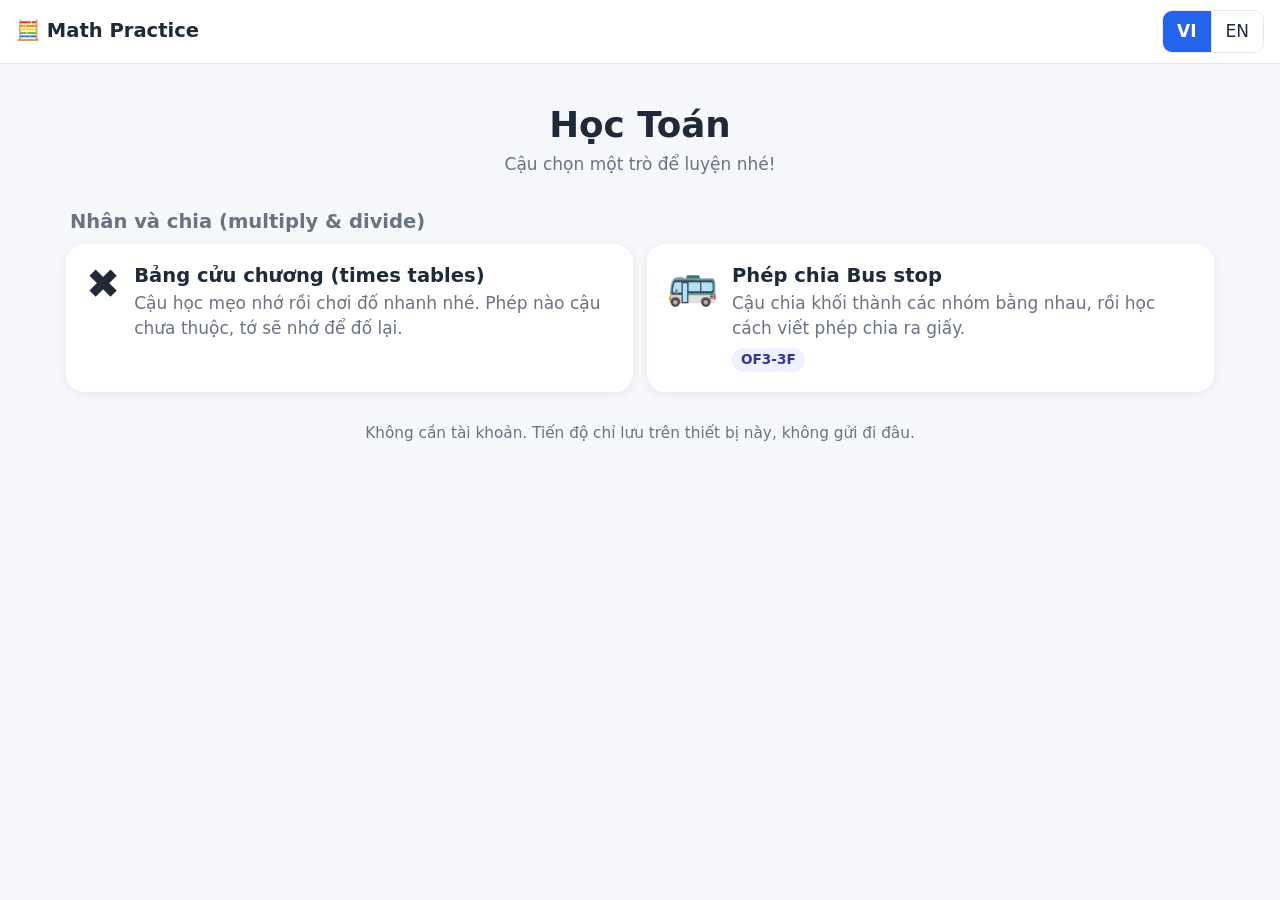
<file: index.html>
<!doctype html>
<html lang="vi">
<head>
<meta charset="utf-8">
<meta name="viewport" content="width=device-width, initial-scale=1">
<title>Math Practice · Học Toán</title>
<meta name="description" content="Free math practice apps for primary school: bus stop division, times tables. No account, works offline.">
<link rel="stylesheet" href="shared/common.css">
<style>
  .hero { text-align: center; padding: 26px 10px 6px; }
  .hero h1 { font-size: 2.1rem; margin-bottom: 6px; }
  .topic { margin-top: 22px; }
  .topic h2 { font-size: 1.15rem; color: var(--muted); font-weight: 600; margin: 0 0 10px 4px; }
  .apps { display: grid; grid-template-columns: repeat(auto-fit, minmax(270px, 1fr)); gap: 14px; }
  .app { display: flex; gap: 14px; align-items: flex-start; text-decoration: none; color: inherit; border-radius: 18px; padding: 18px; background: var(--card); box-shadow: var(--shadow); border: 2px solid transparent; transition: border-color .15s, transform .1s; }
  .app:hover, .app:focus-visible { border-color: var(--primary); transform: translateY(-2px); outline: none; }
  .app .icon { font-size: 2.4rem; line-height: 1; }
  .app h3 { margin: 0 0 4px; font-size: 1.15rem; }
  .app p { margin: 0; color: var(--muted); }
  .tag { display: inline-block; margin-top: 8px; padding: 2px 9px; border-radius: 999px; background: #eef2ff; color: #3730a3; font-size: .8rem; font-weight: 600; }
  footer { margin-top: 30px; text-align: center; color: var(--muted); font-size: .9rem; }
</style>
</head>
<body>
<div class="topbar">
  <span class="brand">🧮 Math Practice</span>
  <span class="spacer"></span>
  <div class="seg" id="langSeg"><button data-lang="vi">VI</button><button data-lang="en">EN</button></div>
</div>

<div class="wrap">
  <div class="hero">
    <h1 data-i18n="title"></h1>
    <p class="muted" data-i18n="subtitle"></p>
  </div>

  <section class="topic">
    <h2 data-i18n="topicMulDiv"></h2>
    <div class="apps">
      <a class="app" href="tables/index.html">
        <div class="icon">✖️</div>
        <div>
          <h3 data-i18n="tablesTitle"></h3>
          <p data-i18n="tablesDesc"></p>
        </div>
      </a>
      <a class="app" href="division/index.html">
        <div class="icon">🚌</div>
        <div>
          <h3 data-i18n="divTitle"></h3>
          <p data-i18n="divDesc"></p>
          <span class="tag">OF3-3F</span>
        </div>
      </a>
    </div>
  </section>

  <footer>
    <p data-i18n="privacy"></p>
  </footer>
</div>

<script>
(function () {
  'use strict';
  var T = {
    vi: {
      title: 'Học Toán',
      subtitle: 'Cậu chọn một trò để luyện nhé!',
      topicMulDiv: 'Nhân và chia (multiply & divide)',
      tablesTitle: 'Bảng cửu chương (times tables)',
      tablesDesc: 'Cậu học mẹo nhớ rồi chơi đố nhanh nhé. Phép nào cậu chưa thuộc, tớ sẽ nhớ để đố lại.',
      divTitle: 'Phép chia Bus stop',
      divDesc: 'Cậu chia khối thành các nhóm bằng nhau, rồi học cách viết phép chia ra giấy.',
      privacy: 'Không cần tài khoản. Tiến độ chỉ lưu trên thiết bị này, không gửi đi đâu.'
    },
    en: {
      title: 'Math Practice',
      subtitle: 'Pick a game and practise!',
      topicMulDiv: 'Multiply and divide',
      tablesTitle: 'Times tables',
      tablesDesc: 'Learn the tricks, then play a quick quiz. I’ll remember which ones you still need to practise.',
      divTitle: 'Bus stop division',
      divDesc: 'Share blocks into equal groups, then learn how to write the division down.',
      privacy: 'No account needed. Progress stays on this device and is never sent anywhere.'
    }
  };
  var KEY = 'math_lang';
  var lang = 'vi';
  try { lang = localStorage.getItem(KEY) || localStorage.getItem('div_lang') || 'vi'; } catch (e) { /* ignore */ }
  if (!T[lang]) lang = 'vi';
  function apply() {
    document.querySelectorAll('[data-i18n]').forEach(function (el) { el.textContent = T[lang][el.dataset.i18n]; });
    document.documentElement.lang = lang;
    document.querySelectorAll('#langSeg button').forEach(function (b) { b.classList.toggle('active', b.dataset.lang === lang); });
  }
  document.querySelectorAll('#langSeg button').forEach(function (b) {
    b.onclick = function () { lang = b.dataset.lang; try { localStorage.setItem(KEY, lang); } catch (e) { /* ignore */ } apply(); };
  });
  apply();
})();
</script>
</body>
</html>
</file>
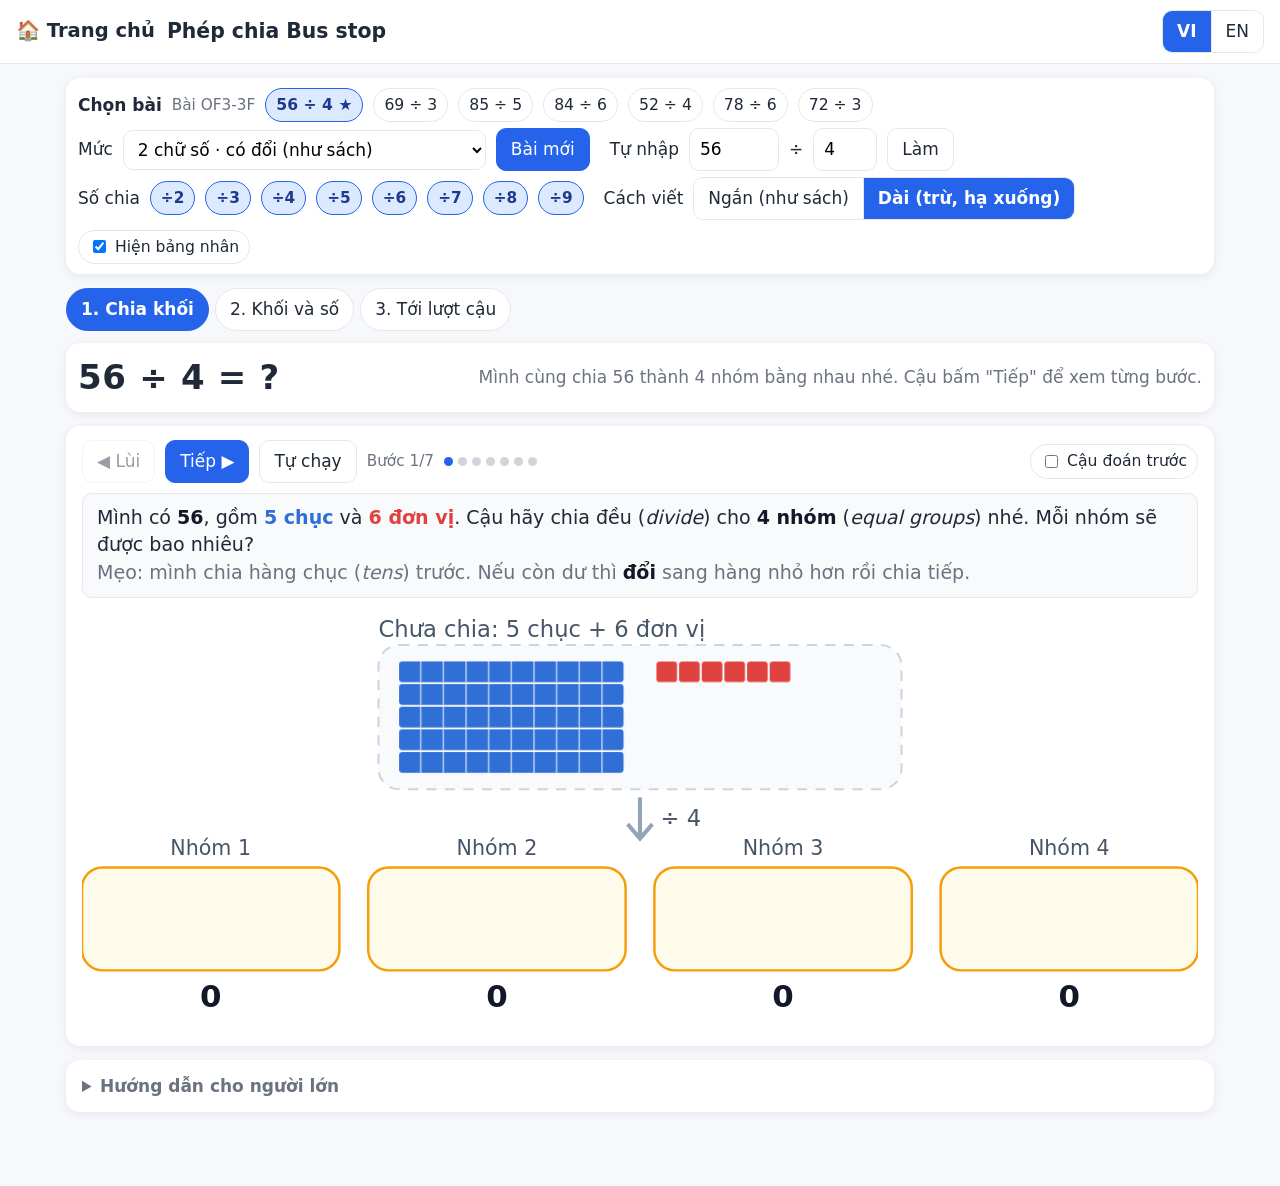
<file: division/index.html>
<!doctype html>
<html lang="vi">
<head>
<meta charset="utf-8">
<meta name="viewport" content="width=device-width, initial-scale=1">
<title>Phép chia – Bus-stop method</title>
<link rel="stylesheet" href="../shared/common.css">
<link rel="stylesheet" href="division.css">
</head>
<body>
<div class="topbar">
  <a class="brand" href="../index.html">🏠 <span data-i18n="back"></span></a>
  <h1 data-i18n="appTitle"></h1>
  <span class="spacer"></span>
  <div class="seg" id="langSeg"><button data-lang="vi">VI</button><button data-lang="en">EN</button></div>
</div>

<div class="wrap">
  <div class="card tight" id="picker">
    <div class="row">
      <b data-i18n="pick"></b>
      <span class="muted small" data-i18n="fromBook"></span>
      <span id="presetChips" class="row"></span>
    </div>
    <div class="row" style="margin-top:6px">
      <span data-i18n="level"></span>
      <select id="levelSel"></select>
      <button id="btnRandom" class="primary" data-i18n="random"></button>
      <span style="margin-left:10px" data-i18n="custom"></span>
      <input id="inN" type="number" min="10" max="999" placeholder="56"> ÷
      <input id="inD" type="number" min="2" max="9" placeholder="4" style="width:64px">
      <button id="btnGo" data-i18n="go"></button>
    </div>
    <div class="row" style="margin-top:6px">
      <span data-i18n="divisors"></span>
      <span id="divChips" class="row"></span>
      <span class="spacer"></span>
      <span data-i18n="layoutLbl"></span>
      <div class="seg" id="layoutSeg">
        <button data-layout="short" data-i18n="layoutShort"></button>
        <button data-layout="long" data-i18n="layoutLong"></button>
      </div>
      <label class="chip"><input type="checkbox" id="showTable" checked> <span data-i18n="showTable"></span></label>
    </div>
  </div>

  <div class="tabs" id="tabs">
    <button data-tab="blocks" data-i18n="tabBlocks"></button>
    <button data-tab="bridge" data-i18n="tabBridge"></button>
    <button data-tab="practice" data-i18n="tabPractice"></button>
  </div>

  <div class="card tight row between">
    <div id="eq"></div>
    <div id="lead" class="lead"></div>
  </div>

  <!-- 1. blocks -->
  <section id="tab-blocks">
    <div class="card">
      <div class="row between">
        <div class="row">
          <button id="bPrev" data-i18n="prev"></button>
          <button id="bNext" class="primary" data-i18n="next"></button>
          <button id="bPlay" data-i18n="play"></button>
          <span id="bStep" class="muted small"></span>
          <span id="bDots" class="steps-dots"></span>
        </div>
        <label class="chip" title=""><input type="checkbox" id="askMode"> <span data-i18n="askMode"></span></label>
      </div>
      <div id="narr" class="narr" style="margin-top:10px"></div>
      <div id="askBox" class="askbox hidden"></div>
      <svg id="svgBlocks" class="scene" xmlns="http://www.w3.org/2000/svg"></svg>
    </div>
  </section>

  <!-- 2. bridge -->
  <section id="tab-bridge" class="hidden">
    <div class="card">
      <div class="row">
        <button id="gPrev" data-i18n="prev"></button>
        <button id="gNext" class="primary" data-i18n="next"></button>
        <button id="gPlay" data-i18n="play"></button>
        <span id="gStep" class="muted small"></span>
        <span class="spacer"></span>
        <span id="rhythm" class="rhythm"></span>
      </div>
      <div class="bridge-grid" style="margin-top:10px">
        <div>
          <svg id="svgBridge" class="scene" xmlns="http://www.w3.org/2000/svg"></svg>
          <div id="narrBridge" class="narr" style="margin-top:10px"></div>
        </div>
        <div>
          <div id="bsBridge" class="bs-wrap"></div>
          <div id="bridgeNote" class="note info"></div>
        </div>
      </div>
    </div>
  </section>

  <!-- 3. practice -->
  <section id="tab-practice" class="hidden">
    <div class="practice-grid">
      <div class="card">
        <div id="rhythm2" class="rhythm"></div>
        <div id="bsPractice" class="bs-wrap"></div>
        <div id="prompt" class="prompt"></div>
        <div id="feedback" class="feedback"></div>
        <div class="row">
          <button id="pCheck" class="primary lg" data-i18n="check"></button>
          <button id="pShowAns" data-i18n="showAnswer"></button>
          <button id="pBlocks" data-i18n="seeBlocks"></button>
          <button id="pAnother" class="accent" data-i18n="another"></button>
        </div>
        <div class="keypad mini" id="keypad"></div>
        <div id="pBlocksWrap" class="hidden">
          <div id="narrPractice" class="narr" style="margin-top:10px"></div>
          <svg id="svgPractice" class="scene" xmlns="http://www.w3.org/2000/svg"></svg>
        </div>
      </div>
      <aside>
        <div id="tableCard" class="card tight ttable"></div>
        <div id="statsCard" class="card tight stats"></div>
      </aside>
    </div>
  </section>

  <details class="card guide" id="guide">
    <summary data-i18n="guideTitle"></summary>
    <div id="guideBody"></div>
  </details>
</div>

<script src="engine.js"></script>
<script src="i18n.js"></script>
<script src="blocks.js"></script>
<script src="busstop.js"></script>
<script src="app.js"></script>
</body>
</html>
</file>
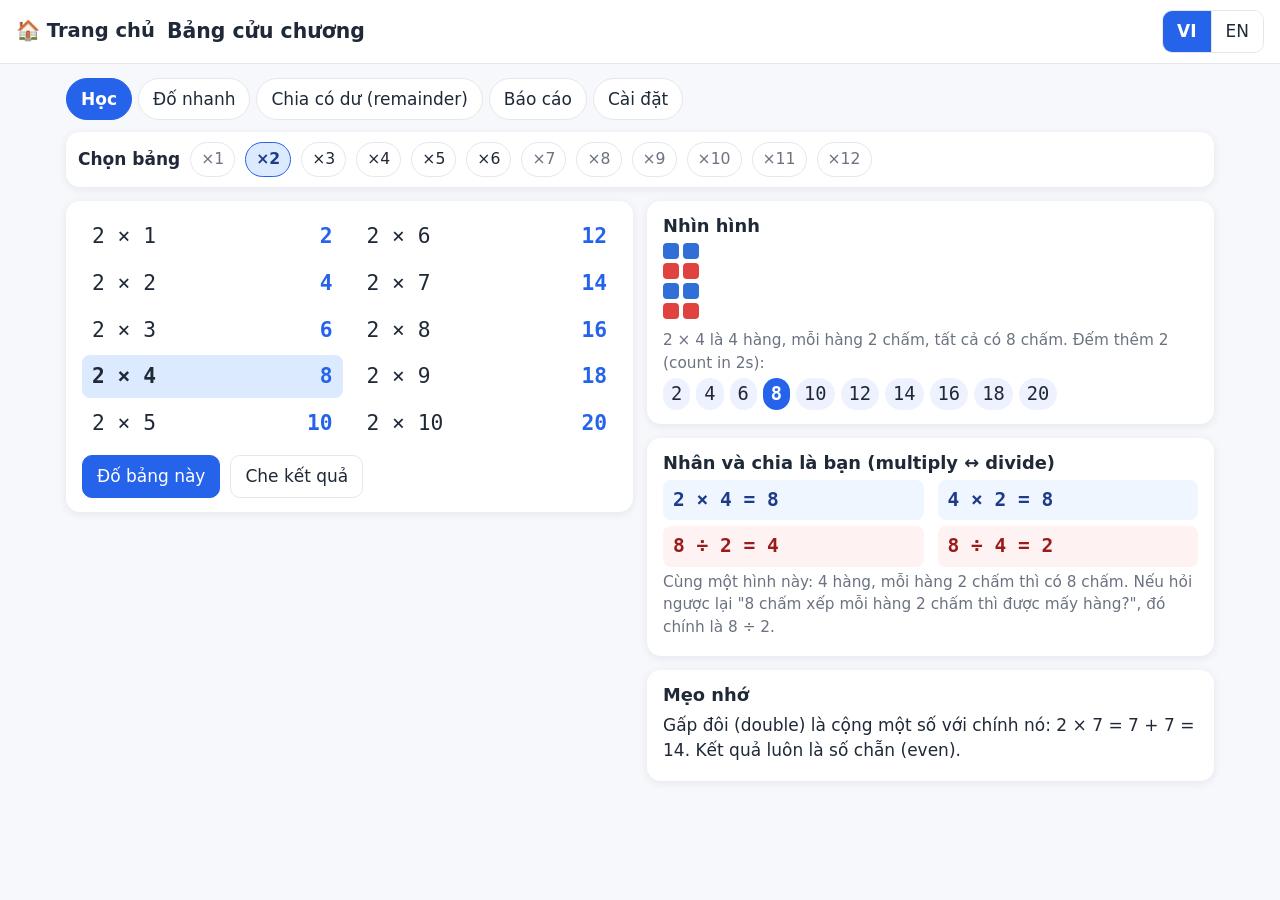
<file: tables/index.html>
<!doctype html>
<html lang="vi">
<head>
<meta charset="utf-8">
<meta name="viewport" content="width=device-width, initial-scale=1">
<title>Bảng cửu chương</title>
<link rel="stylesheet" href="../shared/common.css">
<link rel="stylesheet" href="tables.css">
</head>
<body>
<div class="topbar">
  <a class="brand" href="../index.html">🏠 <span data-i18n="back"></span></a>
  <h1 data-i18n="appTitle"></h1>
  <span class="spacer"></span>
  <div class="seg" id="langSeg"><button data-lang="vi">VI</button><button data-lang="en">EN</button></div>
</div>

<div class="wrap">
  <div class="tabs" id="tabs">
    <button data-tab="learn" data-i18n="tabLearn"></button>
    <button data-tab="test" data-i18n="tabTest"></button>
    <button data-tab="rem" data-i18n="tabRem"></button>
    <button data-tab="report" data-i18n="tabReport"></button>
    <button data-tab="settings" data-i18n="tabSettings"></button>
  </div>

  <!-- LEARN -->
  <section id="tab-learn">
    <div class="card tight">
      <div class="row"><b data-i18n="pickTable"></b><span id="learnChips" class="row"></span></div>
    </div>
    <div class="learn-grid">
      <div class="card">
        <div id="learnRows" class="learn-rows"></div>
        <div class="row" style="margin-top:10px">
          <button id="learnPractice" class="primary" data-i18n="practiceThis"></button>
          <button id="learnHideToggle" data-i18n="hideAnswers"></button>
        </div>
      </div>
      <div>
        <div class="card"><h3 data-i18n="arrayTitle"></h3><div id="learnArray" class="array"></div><p id="learnArrayDesc" class="small muted"></p><div id="learnSkip" class="skip"></div></div>
        <div class="card" id="learnFamily"></div>
        <div class="card"><h3 data-i18n="tipsTitle"></h3><div id="learnTips"></div></div>
      </div>
    </div>
  </section>

  <!-- TEST -->
  <section id="tab-test" class="hidden">
    <div class="test-grid">
      <div class="card test-card">
        <div class="row between">
          <div class="row"><span class="pill" id="tScope"></span><span class="muted small" id="tCount"></span></div>
          <div class="row"><span id="tStreak" class="streak"></span><button id="tStop" class="sm" data-i18n="stop"></button></div>
        </div>
        <div class="progress timer" id="timerBar"><span></span></div>
        <div id="question" class="question"></div>
        <div id="answerLine" class="answer-line"></div>
        <div id="tFeedback" class="feedback center"></div>
        <div class="row center" style="justify-content:center">
          <button id="tStart" class="primary lg" data-i18n="start"></button>
        </div>
        <div class="keypad" id="tKeypad"></div>
      </div>
      <aside>
        <div class="card tight"><h3 data-i18n="sessionTitle"></h3><div id="tSession"></div></div>
        <div class="card tight"><h3 data-i18n="howTitle"></h3><p class="small muted" data-i18n="howText"></p></div>
      </aside>
    </div>
  </section>

  <!-- REMAINDER DRILL -->
  <section id="tab-rem" class="hidden">
    <div class="test-grid">
      <div class="card test-card">
        <p class="muted" data-i18n="remLead"></p>
        <div class="row"><span data-i18n="divisors"></span><span id="remDivChips" class="row"></span></div>
        <div id="remQuestion" class="question"></div>
        <div id="remAnswerLine" class="answer-line"></div>
        <div id="remFeedback" class="feedback center"></div>
        <div class="row" style="justify-content:center">
          <button id="remStart" class="primary lg" data-i18n="start"></button>
        </div>
        <div class="keypad" id="remKeypad"></div>
      </div>
      <aside>
        <div class="card tight"><h3 data-i18n="remWhy"></h3><p class="small muted" data-i18n="remWhyText"></p><div id="remStats"></div></div>
      </aside>
    </div>
  </section>

  <!-- REPORT -->
  <section id="tab-report" class="hidden">
    <div class="card">
      <div class="row between"><h2 data-i18n="heatTitle"></h2><div class="legend" id="legend"></div></div>
      <div id="heatmap" class="heat"></div>
      <div id="heatDetail" class="note info hidden"></div>
    </div>
    <div class="report-grid">
      <div class="card"><h3 data-i18n="needTitle"></h3><div id="needList"></div></div>
      <div class="card"><h3 data-i18n="tableMastery"></h3><div id="mastery"></div></div>
      <div class="card"><h3 data-i18n="historyTitle"></h3><div id="history"></div></div>
    </div>
  </section>

  <!-- SETTINGS -->
  <section id="tab-settings" class="hidden">
    <div class="card">
      <h3 data-i18n="sTables"></h3>
      <div id="sTables" class="row"></div>
      <p class="small muted" data-i18n="sTablesHint"></p>
      <h3 style="margin-top:14px" data-i18n="sMax"></h3>
      <div class="seg" id="sMax"><button data-v="10">1–10</button><button data-v="12">1–12</button></div>
      <h3 style="margin-top:14px" data-i18n="sTypes"></h3>
      <div class="row" id="sTypes">
        <label class="chip"><input type="checkbox" data-type="mul"> <span data-i18n="typeMul"></span></label>
        <label class="chip"><input type="checkbox" data-type="missing"> <span data-i18n="typeMissing"></span></label>
        <label class="chip"><input type="checkbox" data-type="div"> <span data-i18n="typeDiv"></span></label>
      </div>
      <h3 style="margin-top:14px" data-i18n="sTime"></h3>
      <div class="seg" id="sTime"><button data-v="0" data-i18n="noLimit"></button><button data-v="4">4s</button><button data-v="6">6s</button><button data-v="8">8s</button><button data-v="12">12s</button></div>
      <p class="small muted" data-i18n="sTimeHint"></p>
      <h3 style="margin-top:14px" data-i18n="sNew"></h3>
      <div class="seg" id="sNew"><button data-v="2">2</button><button data-v="4">4</button><button data-v="6">6</button></div>
      <p class="small muted" data-i18n="sNewHint"></p>
      <h3 style="margin-top:14px" data-i18n="sData"></h3>
      <div class="row">
        <button id="sExport" data-i18n="export"></button>
        <label class="btn" for="sImportFile" data-i18n="import"></label><input type="file" id="sImportFile" accept="application/json" class="hidden">
        <button id="sReset" data-i18n="reset"></button>
      </div>
    </div>
  </section>
</div>

<script src="app.js"></script>
</body>
</html>
</file>
<file: shared/common.css>
/* ===== Shared styles ===== */
:root {
  --bg: #f6f8fc;
  --card: #ffffff;
  --ink: #1f2937;
  --muted: #6b7280;
  --line: #e5e7eb;
  --primary: #2563eb;
  --primary-ink: #ffffff;
  --accent: #f59e0b;
  --good: #16a34a;
  --bad: #dc2626;
  --warn: #d97706;
  --hundreds: #22a06b;
  --tens: #2f6fd6;
  --ones: #e0433f;
  --radius: 14px;
  --shadow: 0 2px 10px rgba(16, 24, 40, 0.08);
  font-size: 17px;
}
* { box-sizing: border-box; }
html, body { margin: 0; padding: 0; }
body {
  font-family: "Segoe UI", system-ui, -apple-system, Roboto, "Helvetica Neue", Arial, sans-serif;
  background: var(--bg);
  color: var(--ink);
  line-height: 1.45;
  -webkit-tap-highlight-color: transparent;
}
a { color: var(--primary); }
h1, h2, h3 { margin: 0 0 .4em; line-height: 1.2; }
h1 { font-size: 1.6rem; }
h2 { font-size: 1.25rem; }
h3 { font-size: 1.05rem; }
p { margin: .3em 0; }
.muted { color: var(--muted); }
.small { font-size: .9rem; }
.big { font-size: 1.35rem; }
.center { text-align: center; }
.row { display: flex; gap: 10px; align-items: center; flex-wrap: wrap; }
.row.between { justify-content: space-between; }
.col { display: flex; flex-direction: column; gap: 10px; }
.grow { flex: 1 1 auto; }
.hidden { display: none !important; }

.topbar {
  display: flex; align-items: center; gap: 12px; flex-wrap: wrap;
  padding: 10px 16px; background: var(--card); border-bottom: 1px solid var(--line);
  position: sticky; top: 0; z-index: 20;
}
.topbar .brand { font-weight: 700; font-size: 1.15rem; text-decoration: none; color: var(--ink); }
.topbar .spacer { flex: 1; }

.wrap { max-width: 1180px; margin: 0 auto; padding: 14px 16px 60px; }
.card {
  background: var(--card); border-radius: var(--radius); box-shadow: var(--shadow);
  padding: 14px 16px; margin-bottom: 14px;
}
.card.tight { padding: 10px 12px; }

button, .btn {
  font: inherit; cursor: pointer; border: 1px solid var(--line); background: #fff; color: var(--ink);
  border-radius: 10px; padding: 8px 14px; transition: background .15s, transform .05s;
  display: inline-flex; align-items: center; gap: 6px; justify-content: center;
}
button:hover, .btn:hover { background: #f3f4f6; }
button:active { transform: translateY(1px); }
button:disabled { opacity: .45; cursor: not-allowed; }
button.primary, .btn.primary { background: var(--primary); color: var(--primary-ink); border-color: var(--primary); }
button.primary:hover { background: #1d4ed8; }
button.accent { background: var(--accent); color: #1f2937; border-color: var(--accent); }
button.good { background: var(--good); color: #fff; border-color: var(--good); }
button.ghost { background: transparent; border-color: transparent; }
button.sm { padding: 5px 10px; font-size: .9rem; }
button.lg { padding: 12px 20px; font-size: 1.15rem; }
button.active, .chip.active { background: #dbeafe; border-color: var(--primary); color: #1e3a8a; font-weight: 600; }

.chip { display: inline-flex; align-items: center; gap: 6px; padding: 5px 10px; border-radius: 999px;
  border: 1px solid var(--line); background: #fff; cursor: pointer; font-size: .92rem; }
.chip.good { background: #dcfce7; border-color: var(--good); color: #14532d; }
.chip.bad { background: #fee2e2; border-color: var(--bad); color: #7f1d1d; }

input[type=number], input[type=text], select {
  font: inherit; padding: 8px 10px; border: 1px solid var(--line); border-radius: 10px; background: #fff;
}
input[type=number] { width: 90px; }
.seg { display: inline-flex; border: 1px solid var(--line); border-radius: 10px; overflow: hidden; }
.seg button { border: 0; border-radius: 0; border-right: 1px solid var(--line); }
.seg button:last-child { border-right: 0; }
.seg button.active { background: var(--primary); color: #fff; }

.tabs { display: flex; gap: 6px; flex-wrap: wrap; margin-bottom: 12px; }
.tabs button { border-radius: 999px; }
.tabs button.active { background: var(--primary); color: #fff; border-color: var(--primary); }

.pill { display: inline-block; padding: 2px 8px; border-radius: 999px; font-size: .8rem; background: #eef2ff; color: #3730a3; }
.pill.h { background: #d1fae5; color: #065f46; }
.pill.t { background: #dbeafe; color: #1e40af; }
.pill.o { background: #fee2e2; color: #991b1b; }

.note { background: #fffbeb; border-left: 4px solid var(--accent); padding: 8px 12px; border-radius: 8px; }
.note.good { background: #ecfdf5; border-left-color: var(--good); }
.note.bad { background: #fef2f2; border-left-color: var(--bad); }
.note.info { background: #eff6ff; border-left-color: var(--primary); }

.kbd { font-family: ui-monospace, Consolas, monospace; background: #f3f4f6; border: 1px solid var(--line); border-radius: 6px; padding: 0 6px; }

.keypad { display: grid; grid-template-columns: repeat(3, 1fr); gap: 8px; max-width: 300px; }
.keypad button { font-size: 1.4rem; padding: 12px 0; }
.keypad button.wide { grid-column: span 2; }

.progress { height: 10px; background: #e5e7eb; border-radius: 999px; overflow: hidden; }
.progress > span { display: block; height: 100%; background: var(--primary); transition: width .3s; }

@keyframes shake { 0%,100%{transform:translateX(0)} 20%{transform:translateX(-6px)} 40%{transform:translateX(6px)} 60%{transform:translateX(-4px)} 80%{transform:translateX(4px)} }
.shake { animation: shake .4s; }
@keyframes pop { 0%{transform:scale(.6);opacity:0} 70%{transform:scale(1.1);opacity:1} 100%{transform:scale(1)} }
.pop { animation: pop .35s ease-out; }

@media (max-width: 700px) {
  :root { font-size: 16px; }
  .wrap { padding: 10px 10px 60px; }
  .card { padding: 12px; }
}
</file>
<file: division/division.css>
/* ===== Division app ===== */
.topbar h1 { font-size: 1.2rem; margin: 0; }
.pv { font-weight: 700; white-space: nowrap; }
.pv.h { color: var(--hundreds); }
.pv.t { color: var(--tens); }
.pv.o { color: var(--ones); }

#eq { font-size: 2rem; font-weight: 700; letter-spacing: .02em; }
.lead { color: var(--muted); }

.narr { font-size: 1.12rem; min-height: 2.4em; padding: 10px 14px; background: #f8fafc; border-radius: 10px; border: 1px solid var(--line); }
.narr b { color: #111827; }

/* ---- block scene (SVG) ---- */
.scene { width: 100%; max-height: 440px; display: block; background: #fff; border-radius: 12px; margin-top: 10px; }
.scene .blk { transition: transform .75s cubic-bezier(.2, .8, .2, 1), opacity .4s; will-change: transform; }
.scene .blk.gone { opacity: 0; }
.scene .k-h rect { fill: var(--hundreds); }
.scene .k-t rect { fill: var(--tens); }
.scene .k-o rect { fill: var(--ones); }
.scene .seam { stroke: rgba(255, 255, 255, .6); stroke-width: .8; fill: none; }
.scene .blk.moved rect { stroke: #f59e0b; stroke-width: 1.6; }
.scene .blk.left rect { stroke: #111827; stroke-width: 1.4; stroke-dasharray: 3 2; }
.scene .blk.new rect { stroke: #f59e0b; stroke-width: 1.6; }
.scene .pool-rect { fill: #f8fafc; stroke: #cbd5e1; stroke-width: 1; stroke-dasharray: 5 4; }
.scene .pool-rect.back { fill: #ecfdf5; stroke: #86efac; }
.scene .arrow.back { stroke: #16a34a; }
.stars { font-size: 1.05rem; }
.scene .plate-rect { fill: #fffbeb; stroke: #f59e0b; stroke-width: 1.2; }
.scene .lbl { font-size: 11px; fill: #475569; font-family: inherit; }
.scene .plate-lbl { font-size: 10px; }
.scene .plate-val { font-size: 15px; font-weight: 700; fill: #111827; }
.scene .arrow { stroke: #94a3b8; stroke-width: 2; fill: none; }

/* ---- bus stop ---- */
.bs-wrap { display: flex; justify-content: center; padding: 10px 0; overflow-x: auto; }
.bs { --bs-cell: 48px; display: grid; grid-auto-rows: var(--bs-cell); font-family: ui-monospace, Consolas, "Courier New", monospace; font-size: 1.8rem; }
.bs-cell { display: flex; align-items: center; justify-content: center; position: relative; }
.bs-div { border-right: 3px solid #1f2937; font-weight: 600; }
.bs-d { border-top: 3px solid #1f2937; }
.bs-q { font-weight: 700; }
.bs-q.on, .bs-rem.on, .bs-used.on, .bs-left.on, .bs-bring.on { animation: pop .3s ease-out; }
.bs-rem { color: var(--warn); font-size: 1.1rem; font-weight: 700; }
.bs-carry { position: absolute; left: 3px; top: 3px; font-size: .95rem; line-height: 1; font-weight: 800; padding: 1px 3px; border-radius: 4px; }
.bs-carry.zero { opacity: .35; }
.bs-minus { color: #6b7280; font-size: 1.3rem; }
.bs-rule { align-self: stretch; border-bottom: 2px solid #1f2937; pointer-events: none; }
.bs-used, .bs-left, .bs-bring { font-weight: 600; }
.bs-bring { font-weight: 700; }
/* place-value colours, same as the blocks */
.bs .pk-h { color: var(--hundreds); }
.bs .pk-t { color: var(--tens); }
.bs .pk-o { color: var(--ones); }
.bs .cur { background: #fef3c7; border-radius: 8px; box-shadow: inset 0 0 0 2px var(--accent); }
.bs .bs-carry.cur { background: #fef3c7; box-shadow: 0 0 0 2px var(--accent); }
.bs-inwrap { padding: 3px; }
.bs-in { width: 100%; height: 100%; font: inherit; text-align: center; border: 2px solid var(--primary); border-radius: 8px; background: #eff6ff; color: inherit; font-weight: 700; padding: 0; }
.bs-in:focus { outline: none; box-shadow: 0 0 0 3px #bfdbfe; }
.bs-carry-in { position: absolute; left: 2px; top: 2px; width: 22px; height: 24px; font-size: .95rem; border-width: 1.5px; }
/* bring-down arrow (spans the rows between the dividend digit and the bring-down row) */
.bs-arrow { position: relative; display: flex; justify-content: center; align-items: stretch; pointer-events: none; padding: 4px 0 8px; }
.bs-arrow svg { width: 10px; height: 100%; overflow: visible; }
.bs-arrow line { stroke: currentColor; stroke-width: 2.5; stroke-linecap: round; }
.bs-arrow i { position: absolute; left: 50%; bottom: 0; transform: translateX(-50%); width: 0; height: 0; border-left: 6px solid transparent; border-right: 6px solid transparent; border-top: 9px solid currentColor; }

/* ---- layout of tabs ---- */
.bridge-grid { display: grid; grid-template-columns: 1.4fr 1fr; gap: 16px; align-items: start; }
.practice-grid { display: grid; grid-template-columns: 1fr 260px; gap: 16px; align-items: start; }
@media (max-width: 860px) { .bridge-grid, .practice-grid { grid-template-columns: 1fr; } }

.prompt { font-size: 1.15rem; padding: 10px 14px; border-radius: 10px; background: #eff6ff; border: 1px solid #bfdbfe; margin: 8px 0; }
.feedback { min-height: 1.6em; margin: 6px 0; }
.rhythm { font-size: .95rem; color: #374151; }

.askbox { padding: 12px; border-radius: 10px; background: #fff7ed; border: 1px solid #fed7aa; margin-top: 8px; }
.askbox input { width: 90px; font-size: 1.3rem; text-align: center; }
.askbox .q { font-size: 1.1rem; margin-bottom: 6px; }

.ttable { font-family: ui-monospace, Consolas, monospace; font-size: 1.02rem; }
.ttable div { padding: 2px 8px; border-radius: 6px; display: flex; justify-content: space-between; }
.ttable div.hl { background: #fef3c7; font-weight: 700; }
.ttable div.ok { color: var(--good); }
.ttable div.over { color: #9ca3af; }

.stats dl { margin: 0; }
.stats dt { font-weight: 600; margin-top: 6px; }
.stats dd { margin: 0 0 0 8px; }

.keypad.mini { max-width: 230px; margin-top: 8px; }
.keypad.mini button { font-size: 1.15rem; padding: 8px 0; }

.steps-dots { display: flex; gap: 5px; align-items: center; }
.steps-dots span { width: 9px; height: 9px; border-radius: 50%; background: #d1d5db; }
.steps-dots span.on { background: var(--primary); }
.steps-dots span.done { background: #93c5fd; }

/* adult guide */
.guide summary { cursor: pointer; font-weight: 600; color: var(--muted); }
.guide[open] summary { color: var(--ink); margin-bottom: 8px; }
.guide ol { padding-left: 1.3em; }
.guide li { margin-bottom: 6px; }
</file>
<file: tables/tables.css>
/* ===== Times tables trainer ===== */
.topbar h1 { font-size: 1.2rem; margin: 0; }
.learn-grid { display: grid; grid-template-columns: 1fr 1fr; gap: 14px; align-items: start; }
.test-grid { display: grid; grid-template-columns: 1fr 280px; gap: 14px; align-items: start; }
.report-grid { display: grid; grid-template-columns: repeat(auto-fit, minmax(260px, 1fr)); gap: 14px; }
@media (max-width: 860px) { .learn-grid, .test-grid { grid-template-columns: 1fr; } }

.learn-rows { display: grid; grid-template-columns: 1fr 1fr; gap: 4px 14px; font-family: ui-monospace, Consolas, monospace; font-size: 1.25rem; }
.learn-rows div { padding: 6px 10px; border-radius: 8px; cursor: pointer; display: flex; justify-content: space-between; }
.learn-rows div:hover { background: #f3f4f6; }
.learn-rows div.sel { background: #dbeafe; font-weight: 700; }
.learn-rows .ans { color: var(--primary); font-weight: 700; }
.learn-rows.hide .ans { visibility: hidden; }
.learn-rows div.sel .ans, .learn-rows div.reveal .ans { visibility: visible; }

.array { display: grid; gap: 4px; margin: 6px 0 10px; }
.array span { width: 16px; height: 16px; border-radius: 4px; background: var(--tens); display: block; }
.array span.alt { background: var(--ones); }
.skip { font-family: ui-monospace, Consolas, monospace; font-size: 1.1rem; display: flex; flex-wrap: wrap; gap: 6px; }
.family { display: grid; grid-template-columns: 1fr 1fr; gap: 6px 14px; font-family: ui-monospace, Consolas, monospace; font-size: 1.15rem; }
.family span { padding: 6px 10px; border-radius: 8px; background: #eff6ff; color: #1e3a8a; font-weight: 600; }
.family span.divf { background: #fef2f2; color: #991b1b; }
.skip span { padding: 2px 8px; border-radius: 999px; background: #eef2ff; }
.skip span.cur { background: var(--primary); color: #fff; font-weight: 700; }

.test-card { min-height: 420px; }
.question { font-size: 3rem; font-weight: 700; text-align: center; margin: 18px 0 6px; font-family: ui-monospace, Consolas, monospace; letter-spacing: .04em; }
.question .unk { display: inline-block; min-width: 1.4em; border-bottom: 4px solid var(--primary); color: var(--primary); }
.question.small { font-size: 2.1rem; }
.answer-line { text-align: center; font-size: 1.1rem; min-height: 1.6em; color: var(--muted); }
.timer { margin: 6px 0; }
.timer > span { background: var(--good); transition: none; }
.timer.warn > span { background: var(--accent); }
.timer.over > span { background: var(--bad); }
.streak { font-weight: 700; color: var(--accent); }
#tKeypad, #remKeypad { margin: 14px auto 0; }
.feedback .big-ok { font-size: 1.4rem; color: var(--good); font-weight: 700; }
.feedback .big-no { font-size: 1.3rem; color: var(--bad); font-weight: 700; }
.retype { font-size: 1.1rem; }

.heat { display: grid; gap: 3px; overflow-x: auto; font-size: .85rem; }
.heat .hc { width: 38px; height: 38px; display: flex; align-items: center; justify-content: center; border-radius: 7px; cursor: pointer; font-weight: 600; color: #111827; }
.heat .hh { width: 38px; height: 38px; display: flex; align-items: center; justify-content: center; font-weight: 700; color: var(--muted); }
.heat .hc.b-1 { background: #f3f4f6; color: #9ca3af; font-weight: 400; }
.heat .hc.b0 { background: #fca5a5; }
.heat .hc.b1 { background: #fdba74; }
.heat .hc.b2 { background: #fde68a; }
.heat .hc.b3 { background: #d9f99d; }
.heat .hc.b4 { background: #bbf7d0; }
.heat .hc.b5 { background: #86efac; }
.heat .hc.b6 { background: #4ade80; }
.heat .hc.out { opacity: .35; }
.legend { display: flex; gap: 6px; align-items: center; font-size: .8rem; flex-wrap: wrap; }
.legend i { display: inline-block; width: 14px; height: 14px; border-radius: 4px; vertical-align: middle; margin-right: 3px; }

.needlist div { display: flex; justify-content: space-between; padding: 4px 8px; border-radius: 6px; font-family: ui-monospace, Consolas, monospace; }
.needlist div:nth-child(odd) { background: #f9fafb; }
.mastery div { margin-bottom: 6px; }
.mastery .progress { margin-top: 2px; }
.history table { width: 100%; border-collapse: collapse; font-size: .9rem; }
.history td, .history th { padding: 4px 6px; border-bottom: 1px solid var(--line); text-align: left; }
</file>
